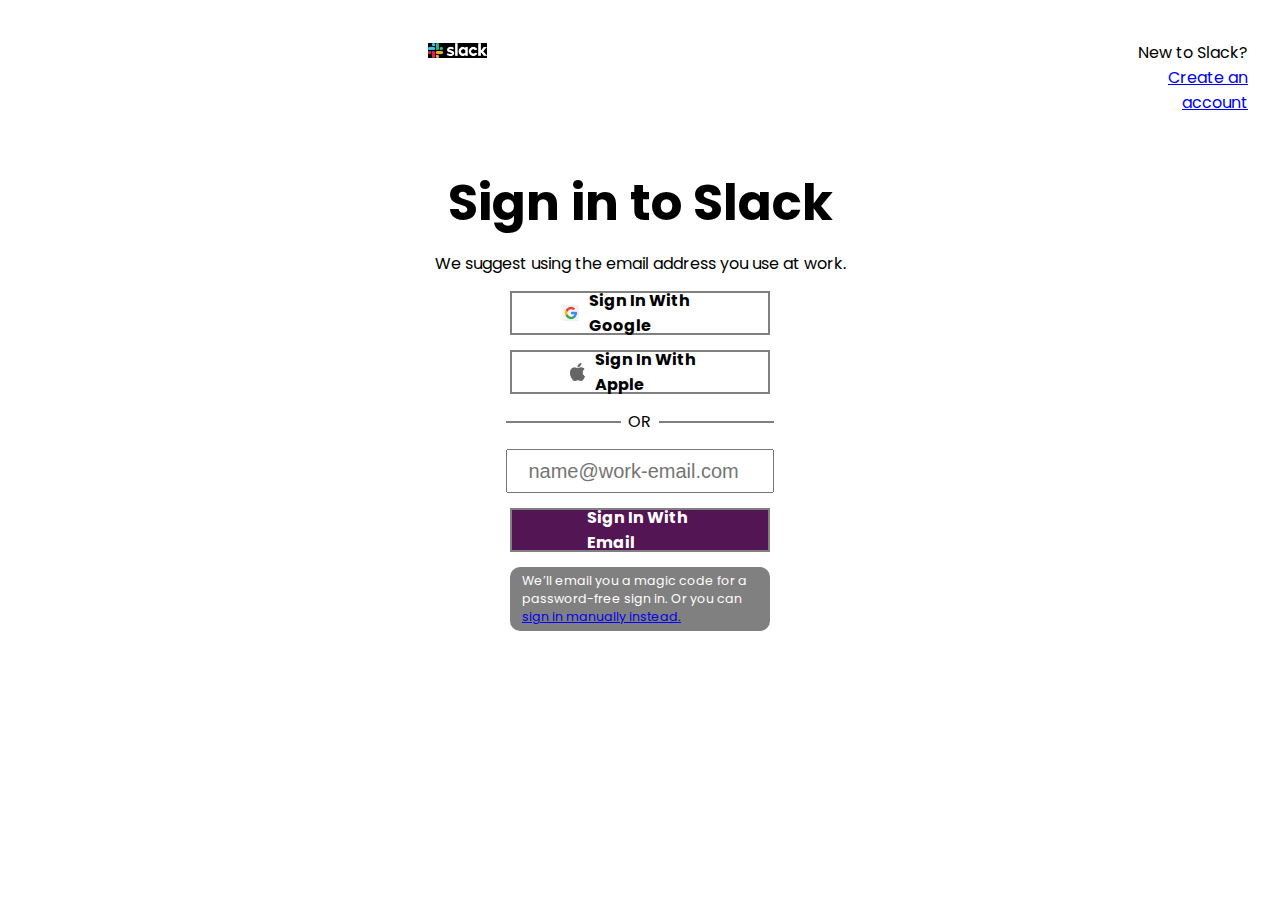
<file: Signin.html>
<!DOCTYPE html>
<html lang="en">
<head>
    <meta charset="UTF-8">
    <meta name="viewport" content="width=device-width, initial-scale=1.0">
    <title>Slack</title>
    <link rel="icon" href="./Assets/fevicon.png" />
    <link rel="stylesheet" href="./CSS/Signin.css" />
</head>
<body>
    <!-- Top Section -->
    <div class="Top_maincontainer">
        <div class="Item_logo">
            <a href="./index.html"><img src="./Assets/slacklogo.png" alt=""></a>
        </div>
        <div class="New_user">
            <p>New to Slack?</p>
            <a href="#">Create an account</a>
        </div>
    </div>
    <!-- Login Section -->

    <h1>Sign in to Slack</h1>
    <p class="subhead">We suggest using the email address you use at work.</p>
    <!-- Sign In With Google Button -->
    <div class="login_container">
       <div class="siwg_container">
        <img src="./Assets/googlelogo.png" alt="">
        <span class="siwgtext">Sign In With Google</span>
       </div> 
    </div>
    <div class="login_container">
       <div class="siwg_container">
        <img src="./Assets/apple logo.png" alt="">
        <p class="siwatext">Sign In With Apple</p>
       </div>
    </div>
    <div class="ormain_container">
        <div class="orline"> </div>
        <div class="ortext">OR</div>
        <div class="orline"></div>
    </div>
    <div class="login_container">
        <input type="email" id="email" name="email" placeholder="name@work-email.com">
    </div>
    <div class="login_container">
        <div class="siwg_container siwe">
         <p class="siwatext">Sign In With Email</p>
        </div>
    </div>
    <div class="login_container">
        <div class="siwg_container login_other">
         <p class="disclaimer">We’ll email you a magic code for a password-free sign in. Or you can <a href="#">sign in manually instead.</a></p>
        </div>
    </div>

    




    
    
</body>
</html>
</file>
<file: CSS/Signin.css>
@import url('https://fonts.googleapis.com/css2?family=Poppins:wght@100;200;300;400;500;600;700&display=swap');

* {
    margin: 0;
    padding: 0;
}
body {
    font-family: 'Poppins', sans-serif;
}
.Top_maincontainer{
    padding-top: 40px;
    width: 100%;
    display: flex;
    justify-content: center;
}
.Item_logo{
    width: 85%;
    display: flex;
    justify-content: center;
}
.Item_logo img{
    padding-left: 150px;
    width: 10%;
    align-self: center;
}
.New_user{
    width:10%;
    text-align: right;
}
h1{
    padding-top: 50px;
    font-size: 50px;
    text-align: center;
}
.subhead{
    padding-top: 10px;
    text-align: center;
}
.login_container{
    padding-top: 15px;
    width: 100%;
    display: flex;
    justify-content: center;
    align-items: center;
}

.siwg_container{
    width: 20%;
    height: 40px;
    display: flex;
    flex-direction: row;
    /* align-items: center; */
    justify-content: center;
    border: 2px solid grey;
}
.siwg_container img{
    width: 6%;
    /* height: 100%; */
    align-self: center;
    /* border: 2px solid black; */
}
.siwgtext{
    width:50%;
    margin-left: 10px;
    align-self: center;
    font-weight: bold;
}
.siwatext{
    width:45%;
    margin-left: 10px;
    align-self: center;
    font-weight: bold;
}
.ormain_container{
  width: 100%;
  padding-top: 15px;
  display:flex;
  justify-content: center; 
}
.orline{
    width: 9%;
    height: 2px;
    background-color: grey;
    align-self: center;
}
.ortext{
    width: 3%;
    text-align: center;
}
#email{
    width: 19%;
    height: 40px;
    padding-left: 20px;
    font-size: 20px;
}
.siwe{
    background-color: #541554;
    color: white;
}
.login_other{
    height: 60px;
    display: flex;
    background-color: grey;
    color: white;
    border-radius: 10px;
    font-size: 12.5px;
}
.disclaimer{
    padding-left: 10px;
    align-self: center;
}
.disclaimer a{
    font-style: none;
}
</file>
